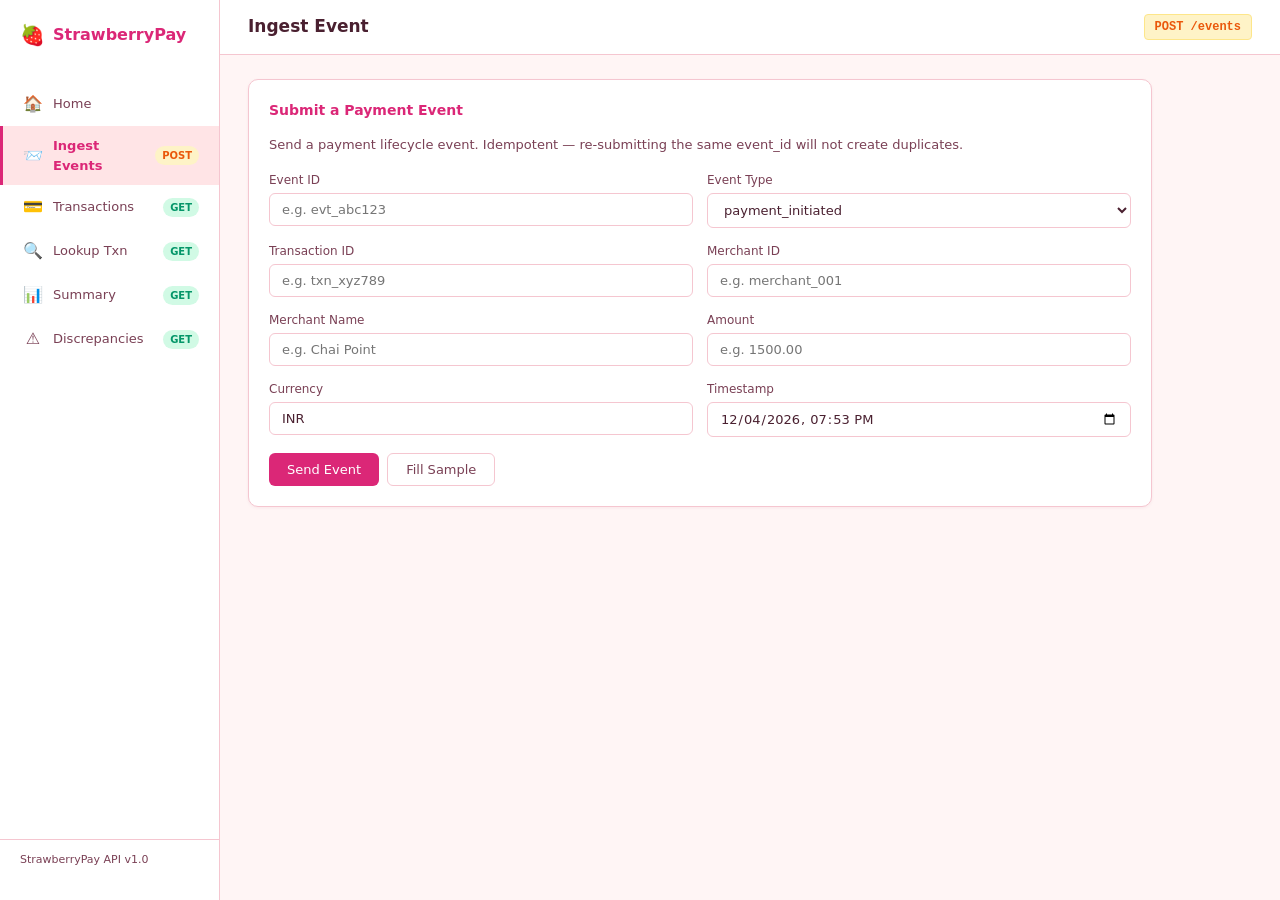
<file: static/events.html>
<!DOCTYPE html>
<html lang="en">
<head>
  <meta charset="UTF-8">
  <meta name="viewport" content="width=device-width, initial-scale=1.0">
  <title>Ingest Events — StrawberryPay</title>
  <link rel="stylesheet" href="/static/style.css">
</head>
<body>
  <aside class="sidebar" id="sidebar"></aside>
  <div class="main">
    <div class="topbar">
      <h1>Ingest Event</h1>
      <span class="endpoint-tag post">POST /events</span>
    </div>
    <div class="content">
      <div class="card">
        <h2>Submit a Payment Event</h2>
        <p class="desc">Send a payment lifecycle event. Idempotent — re-submitting the same event_id will not create duplicates.</p>

        <form id="event-form">
          <div class="form-grid">
            <div class="form-group">
              <label for="event_id">Event ID</label>
              <input type="text" id="event_id" placeholder="e.g. evt_abc123" required>
            </div>
            <div class="form-group">
              <label for="event_type">Event Type</label>
              <select id="event_type" required>
                <option value="payment_initiated">payment_initiated</option>
                <option value="payment_processed">payment_processed</option>
                <option value="settled">settled</option>
                <option value="payment_failed">payment_failed</option>
              </select>
            </div>
            <div class="form-group">
              <label for="transaction_id">Transaction ID</label>
              <input type="text" id="transaction_id" placeholder="e.g. txn_xyz789" required>
            </div>
            <div class="form-group">
              <label for="merchant_id">Merchant ID</label>
              <input type="text" id="merchant_id" placeholder="e.g. merchant_001" required>
            </div>
            <div class="form-group">
              <label for="merchant_name">Merchant Name</label>
              <input type="text" id="merchant_name" placeholder="e.g. Chai Point" required>
            </div>
            <div class="form-group">
              <label for="amount">Amount</label>
              <input type="number" id="amount" step="0.01" placeholder="e.g. 1500.00" required>
            </div>
            <div class="form-group">
              <label for="currency">Currency</label>
              <input type="text" id="currency" value="INR" required>
            </div>
            <div class="form-group">
              <label for="timestamp">Timestamp</label>
              <input type="datetime-local" id="timestamp" required>
            </div>
          </div>
          <div class="btn-row">
            <button type="submit" class="btn btn-pink" id="submit-btn">Send Event</button>
            <button type="button" class="btn btn-outline" id="fill-sample">Fill Sample</button>
          </div>
        </form>
      </div>

      <div class="response-box" id="response-box">
        <div class="response-header">
          <span>Response</span>
          <span class="status-code" id="res-status"></span>
        </div>
        <pre class="response-body" id="res-body"></pre>
      </div>
    </div>
  </div>

  <script src="/static/common.js"></script>
  <script>
    document.addEventListener('DOMContentLoaded', () => {
      initNav('events');

      const now = new Date();
      now.setMinutes(now.getMinutes() - now.getTimezoneOffset());
      document.getElementById('timestamp').value = now.toISOString().slice(0, 16);

      document.getElementById('fill-sample').addEventListener('click', () => {
        document.getElementById('event_id').value = 'evt_' + Math.random().toString(36).slice(2, 10);
        document.getElementById('transaction_id').value = 'txn_' + Math.random().toString(36).slice(2, 10);
        document.getElementById('merchant_id').value = 'merchant_001';
        document.getElementById('merchant_name').value = 'Chai Point';
        document.getElementById('amount').value = (Math.random() * 5000 + 100).toFixed(2);
        document.getElementById('currency').value = 'INR';
        document.getElementById('event_type').value = 'payment_initiated';
      });

      document.getElementById('event-form').addEventListener('submit', async (e) => {
        e.preventDefault();
        const btn = document.getElementById('submit-btn');
        btn.disabled = true;
        btn.textContent = 'Sending…';

        const payload = {
          event_id: document.getElementById('event_id').value,
          event_type: document.getElementById('event_type').value,
          transaction_id: document.getElementById('transaction_id').value,
          merchant_id: document.getElementById('merchant_id').value,
          merchant_name: document.getElementById('merchant_name').value,
          amount: parseFloat(document.getElementById('amount').value),
          currency: document.getElementById('currency').value,
          timestamp: new Date(document.getElementById('timestamp').value).toISOString()
        };

        const resBox = document.getElementById('response-box');
        const resStatus = document.getElementById('res-status');
        const resBody = document.getElementById('res-body');

        try {
          const res = await fetch(API + '/events', {
            method: 'POST',
            headers: { 'Content-Type': 'application/json' },
            body: JSON.stringify(payload)
          });
          const data = await res.json();
          resStatus.textContent = res.status;
          resStatus.className = 'status-code ' + (res.ok ? 'ok' : 'error');
          resBody.textContent = JSON.stringify(data, null, 2);
          resBox.classList.add('show');
        } catch (err) {
          resStatus.textContent = 'Error';
          resStatus.className = 'status-code error';
          resBody.textContent = err.message;
          resBox.classList.add('show');
        }

        btn.disabled = false;
        btn.textContent = 'Send Event';
      });
    });
  </script>
</body>
</html>
</file>
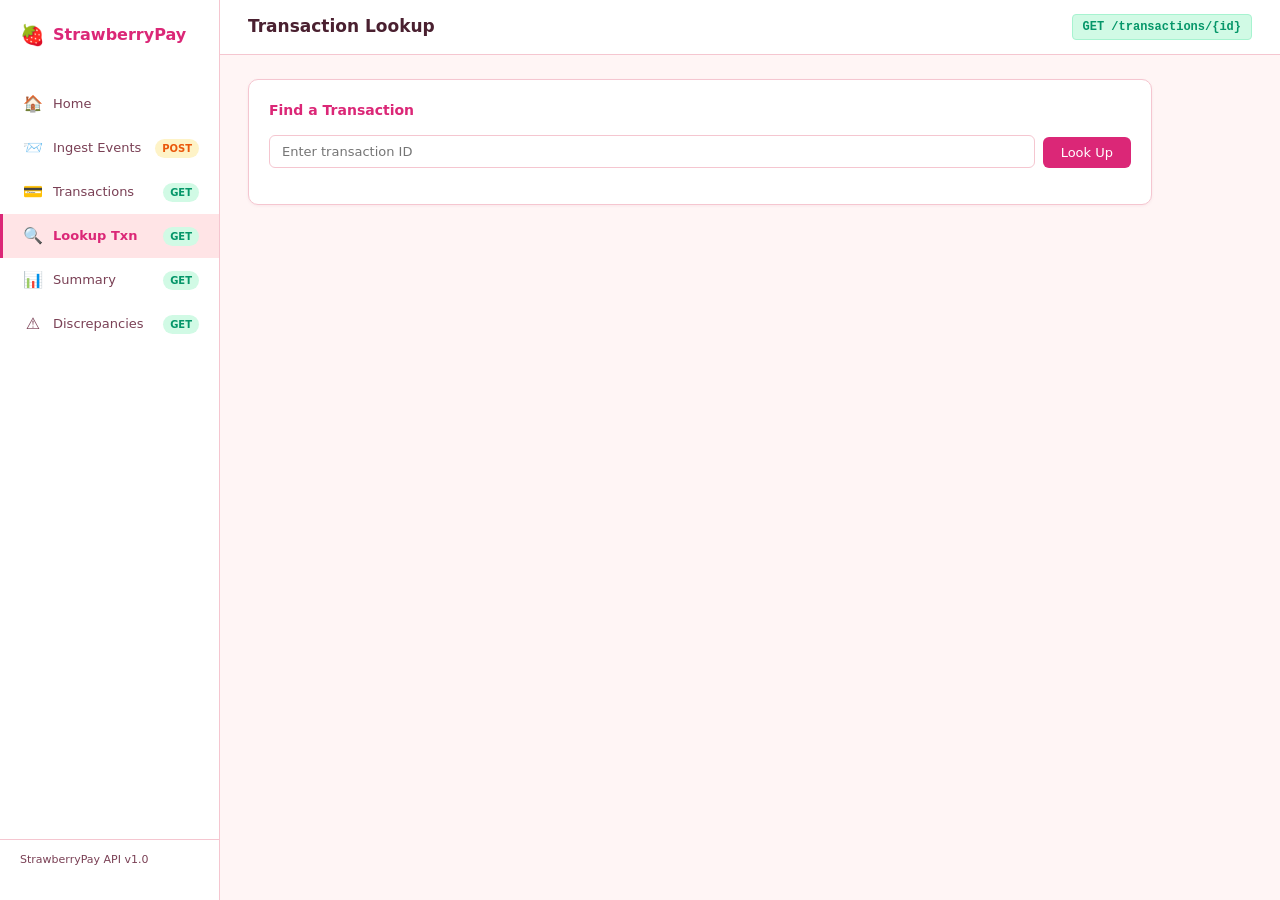
<file: static/transaction.html>
<!DOCTYPE html>
<html lang="en">
<head>
  <meta charset="UTF-8">
  <meta name="viewport" content="width=device-width, initial-scale=1.0">
  <title>Transaction Detail — StrawberryPay</title>
  <link rel="stylesheet" href="/static/style.css">
</head>
<body>
  <aside class="sidebar" id="sidebar"></aside>
  <div class="main">
    <div class="topbar">
      <h1>Transaction Lookup</h1>
      <span class="endpoint-tag get">GET /transactions/{id}</span>
    </div>
    <div class="content">
      <div class="card">
        <h2>Find a Transaction</h2>
        <div class="lookup-row">
          <input type="text" id="txn-id-input" placeholder="Enter transaction ID">
          <button class="btn btn-pink" id="lookup-btn">Look Up</button>
        </div>
      </div>
      <div id="detail-area"></div>
      <div class="response-box" id="response-box">
        <div class="response-header">
          <span>Raw Response</span>
          <span class="status-code" id="res-status"></span>
        </div>
        <pre class="response-body" id="res-body"></pre>
      </div>
    </div>
  </div>
  <script src="/static/common.js"></script>
  <script src="/static/transaction.js"></script>
</body>
</html>
</file>
<file: static/style.css>
/* ── Reset & Variables ── */
*, *::before, *::after {
  margin: 0;
  padding: 0;
  box-sizing: border-box;
}

:root {
  --bg: #fff5f5;
  --bg-card: #ffffff;
  --pink-light: #ffe4e6;
  --pink: #f9a8b8;
  --pink-mid: #f472b6;
  --pink-dark: #db2777;
  --text: #4a2030;
  --text-light: #7a4055;
  --border: #f5c6d0;
  --green: #059669;
  --green-bg: #d1fae5;
  --green-border: #a7f3d0;
  --red: #dc2626;
  --red-bg: #fee2e2;
  --orange: #ea580c;
  --orange-bg: #fef3c7;
  --blue: #2563eb;
  --radius: 10px;
  --shadow: 0 1px 3px rgba(180, 60, 100, 0.08);
  --sidebar-w: 220px;
}

body {
  font-family: 'Segoe UI', system-ui, -apple-system, sans-serif;
  background: var(--bg);
  color: var(--text);
  line-height: 1.5;
  min-height: 100vh;
  display: flex;
}

/* ── Sidebar ── */
.sidebar {
  width: var(--sidebar-w);
  background: var(--bg-card);
  border-right: 1px solid var(--border);
  padding: 20px 0;
  position: fixed;
  top: 0;
  left: 0;
  bottom: 0;
  display: flex;
  flex-direction: column;
  z-index: 50;
}

.sidebar-logo {
  padding: 0 20px 20px;
  font-size: 16px;
  font-weight: 700;
  color: var(--pink-dark);
  display: flex;
  align-items: center;
  gap: 8px;
  text-decoration: none;
}

.sidebar-logo:hover {
  opacity: 0.85;
}

.sidebar-logo .icon {
  font-size: 20px;
}

.sidebar-nav {
  list-style: none;
  padding: 12px 0;
  flex: 1;
}

.sidebar-nav li a {
  display: flex;
  align-items: center;
  gap: 10px;
  padding: 10px 20px;
  font-size: 13px;
  font-weight: 500;
  color: var(--text-light);
  text-decoration: none;
  border-left: 3px solid transparent;
  transition: background 0.12s, color 0.12s, border-color 0.12s;
}

.sidebar-nav li a:hover {
  background: var(--pink-light);
  color: var(--pink-dark);
}

.sidebar-nav li a.active {
  background: var(--pink-light);
  color: var(--pink-dark);
  border-left-color: var(--pink-dark);
  font-weight: 600;
}

.sidebar-nav li a .nav-icon {
  font-size: 16px;
  width: 20px;
  text-align: center;
}

.sidebar-badge {
  margin-left: auto;
  font-size: 10px;
  padding: 2px 7px;
  border-radius: 10px;
  font-weight: 600;
}

.sidebar-badge.get {
  background: var(--green-bg);
  color: var(--green);
}

.sidebar-badge.post {
  background: var(--orange-bg);
  color: var(--orange);
}

.sidebar-footer {
  padding: 12px 20px;
  border-top: 1px solid var(--border);
  font-size: 11px;
  color: var(--text-light);
}

/* ── Main Content ── */
.main {
  margin-left: var(--sidebar-w);
  flex: 1;
  min-height: 100vh;
}

.topbar {
  background: var(--bg-card);
  border-bottom: 1px solid var(--border);
  padding: 14px 28px;
  display: flex;
  align-items: center;
  justify-content: space-between;
}

.topbar h1 {
  font-size: 17px;
  font-weight: 600;
  color: var(--text);
}

.topbar .endpoint-tag {
  font-size: 12px;
  padding: 3px 10px;
  border-radius: 4px;
  font-weight: 600;
  font-family: 'Courier New', monospace;
}

.topbar .endpoint-tag.get {
  background: var(--green-bg);
  color: var(--green);
  border: 1px solid var(--green-border);
}

.topbar .endpoint-tag.post {
  background: var(--orange-bg);
  color: var(--orange);
  border: 1px solid #fde68a;
}

.content {
  padding: 24px 28px 48px;
  max-width: 960px;
}

/* ── Cards ── */
.card {
  background: var(--bg-card);
  border: 1px solid var(--border);
  border-radius: var(--radius);
  padding: 20px;
  margin-bottom: 16px;
  box-shadow: var(--shadow);
}

.card h2 {
  font-size: 14px;
  font-weight: 600;
  margin-bottom: 14px;
  color: var(--pink-dark);
}

.card p.desc {
  font-size: 13px;
  color: var(--text-light);
  margin-bottom: 16px;
}

/* ── Stats Row ── */
.stats-row {
  display: grid;
  grid-template-columns: repeat(auto-fit, minmax(180px, 1fr));
  gap: 12px;
  margin-bottom: 20px;
}

.stat-card {
  background: var(--bg-card);
  border: 1px solid var(--border);
  border-radius: var(--radius);
  padding: 16px;
  text-align: center;
  box-shadow: var(--shadow);
}

.stat-card .label {
  font-size: 11px;
  color: var(--text-light);
  margin-bottom: 4px;
  text-transform: uppercase;
  letter-spacing: 0.5px;
}

.stat-card .value {
  font-size: 26px;
  font-weight: 700;
  color: var(--pink-dark);
}

.stat-card .value.green { color: var(--green); }
.stat-card .value.red { color: var(--red); }

/* ── Table ── */
table {
  width: 100%;
  border-collapse: collapse;
  font-size: 13px;
}

thead th {
  text-align: left;
  padding: 10px 12px;
  font-size: 11px;
  text-transform: uppercase;
  letter-spacing: 0.5px;
  color: var(--text-light);
  border-bottom: 1px solid var(--border);
  background: var(--pink-light);
}

tbody td {
  padding: 10px 12px;
  border-bottom: 1px solid #fce7eb;
}

tbody tr:hover {
  background: var(--pink-light);
}

tbody tr.clickable:hover {
  cursor: pointer;
}

/* ── Badges ── */
.badge {
  display: inline-block;
  padding: 2px 10px;
  border-radius: 12px;
  font-size: 11px;
  font-weight: 600;
  text-transform: capitalize;
}

.badge.settled { background: #d1fae5; color: #065f46; }
.badge.payment_processed, .badge.payment_initiated { background: #fef3c7; color: #92400e; }
.badge.payment_failed { background: #fee2e2; color: #991b1b; }

/* ── Forms ── */
.form-grid {
  display: grid;
  grid-template-columns: 1fr 1fr;
  gap: 14px;
}

.form-group {
  display: flex;
  flex-direction: column;
  gap: 4px;
}

.form-group.full {
  grid-column: 1 / -1;
}

.form-group label {
  font-size: 12px;
  font-weight: 500;
  color: var(--text-light);
}

.form-group input,
.form-group select,
.form-group textarea {
  padding: 8px 12px;
  font-size: 13px;
  border: 1px solid var(--border);
  border-radius: 6px;
  background: #fff;
  color: var(--text);
  outline: none;
  font-family: inherit;
  transition: border-color 0.15s;
}

.form-group input:focus,
.form-group select:focus,
.form-group textarea:focus {
  border-color: var(--pink-mid);
}

/* ── Filters (inline) ── */
.filters {
  display: flex;
  flex-wrap: wrap;
  gap: 10px;
  margin-bottom: 16px;
  align-items: flex-end;
}

.filter-group {
  display: flex;
  flex-direction: column;
  gap: 4px;
}

.filter-group label {
  font-size: 11px;
  color: var(--text-light);
  text-transform: uppercase;
  letter-spacing: 0.4px;
}

.filter-group input,
.filter-group select {
  padding: 7px 10px;
  font-size: 13px;
  border: 1px solid var(--border);
  border-radius: 6px;
  background: #fff;
  color: var(--text);
  outline: none;
  transition: border-color 0.15s;
}

.filter-group input:focus,
.filter-group select:focus {
  border-color: var(--pink-mid);
}

/* ── Buttons ── */
.btn {
  padding: 8px 18px;
  font-size: 13px;
  font-weight: 500;
  border: none;
  border-radius: 6px;
  cursor: pointer;
  transition: background 0.12s;
  font-family: inherit;
}

.btn-pink {
  background: var(--pink-dark);
  color: #fff;
}

.btn-pink:hover {
  background: #be185d;
}

.btn-outline {
  background: transparent;
  border: 1px solid var(--border);
  color: var(--text-light);
}

.btn-outline:hover {
  background: var(--pink-light);
}

.btn:disabled {
  opacity: 0.5;
  cursor: not-allowed;
}

.btn-row {
  display: flex;
  gap: 8px;
  margin-top: 16px;
}

/* ── Response Box ── */
.response-box {
  margin-top: 16px;
  display: none;
}

.response-box.show {
  display: block;
}

.response-header {
  display: flex;
  align-items: center;
  justify-content: space-between;
  margin-bottom: 8px;
}

.response-header .status-code {
  font-size: 13px;
  font-weight: 600;
  padding: 2px 10px;
  border-radius: 4px;
}

.status-code.ok {
  background: var(--green-bg);
  color: var(--green);
}

.status-code.error {
  background: var(--red-bg);
  color: var(--red);
}

.response-body {
  background: #2d1520;
  color: #f9a8b8;
  padding: 14px 16px;
  border-radius: 8px;
  font-family: 'Courier New', monospace;
  font-size: 12px;
  line-height: 1.6;
  white-space: pre-wrap;
  word-break: break-word;
  max-height: 400px;
  overflow-y: auto;
}

/* ── Detail Section ── */
.detail-row {
  display: flex;
  justify-content: space-between;
  padding: 8px 0;
  font-size: 13px;
  border-bottom: 1px solid #fce7eb;
}

.detail-row .key {
  color: var(--text-light);
}

.detail-row .val {
  font-weight: 500;
}

.detail-back {
  display: inline-flex;
  align-items: center;
  gap: 4px;
  font-size: 13px;
  color: var(--pink-dark);
  text-decoration: none;
  margin-bottom: 16px;
}

.detail-back:hover {
  text-decoration: underline;
}

/* ── Discrepancy Sections ── */
.discrepancy-section {
  margin-bottom: 20px;
}

.discrepancy-section h3 {
  font-size: 14px;
  font-weight: 600;
  margin-bottom: 8px;
  color: var(--text);
  display: flex;
  align-items: center;
  gap: 6px;
}

.dot {
  width: 8px;
  height: 8px;
  border-radius: 50%;
  display: inline-block;
}

.dot.red { background: var(--red); }
.dot.orange { background: var(--orange); }
.dot.blue { background: var(--blue); }

/* ── Health Status ── */
.health-indicator {
  display: inline-flex;
  align-items: center;
  gap: 6px;
  font-size: 13px;
  font-weight: 500;
}

.health-dot {
  width: 8px;
  height: 8px;
  border-radius: 50%;
  background: #ccc;
}

.health-dot.ok { background: var(--green); }
.health-dot.down { background: var(--red); }

/* ── Utilities ── */
.empty-state {
  text-align: center;
  padding: 40px 20px;
  color: var(--text-light);
  font-size: 14px;
}

.loading {
  text-align: center;
  padding: 32px;
  color: var(--pink-mid);
  font-size: 14px;
}

.pagination {
  display: flex;
  justify-content: space-between;
  align-items: center;
  margin-top: 12px;
  font-size: 13px;
  color: var(--text-light);
}

.mono {
  font-family: 'Courier New', monospace;
  font-size: 12px;
}

.mt-8 { margin-top: 8px; }
.mb-16 { margin-bottom: 16px; }

/* ── Lookup Form ── */
.lookup-row {
  display: flex;
  gap: 8px;
  align-items: flex-end;
  margin-bottom: 16px;
}

.lookup-row input {
  flex: 1;
  padding: 8px 12px;
  font-size: 13px;
  border: 1px solid var(--border);
  border-radius: 6px;
  background: #fff;
  color: var(--text);
  outline: none;
  font-family: inherit;
}

.lookup-row input:focus {
  border-color: var(--pink-mid);
}

/* ── Responsive ── */
@media (max-width: 768px) {
  .sidebar {
    width: 56px;
    overflow: hidden;
  }

  .sidebar-logo span:not(.icon),
  .sidebar-nav li a span:not(.nav-icon),
  .sidebar-badge,
  .sidebar-footer {
    display: none;
  }

  .sidebar-nav li a {
    justify-content: center;
    padding: 12px;
  }

  .main {
    margin-left: 56px;
  }

  .form-grid {
    grid-template-columns: 1fr;
  }

  .filters {
    flex-direction: column;
  }
}
</file>
